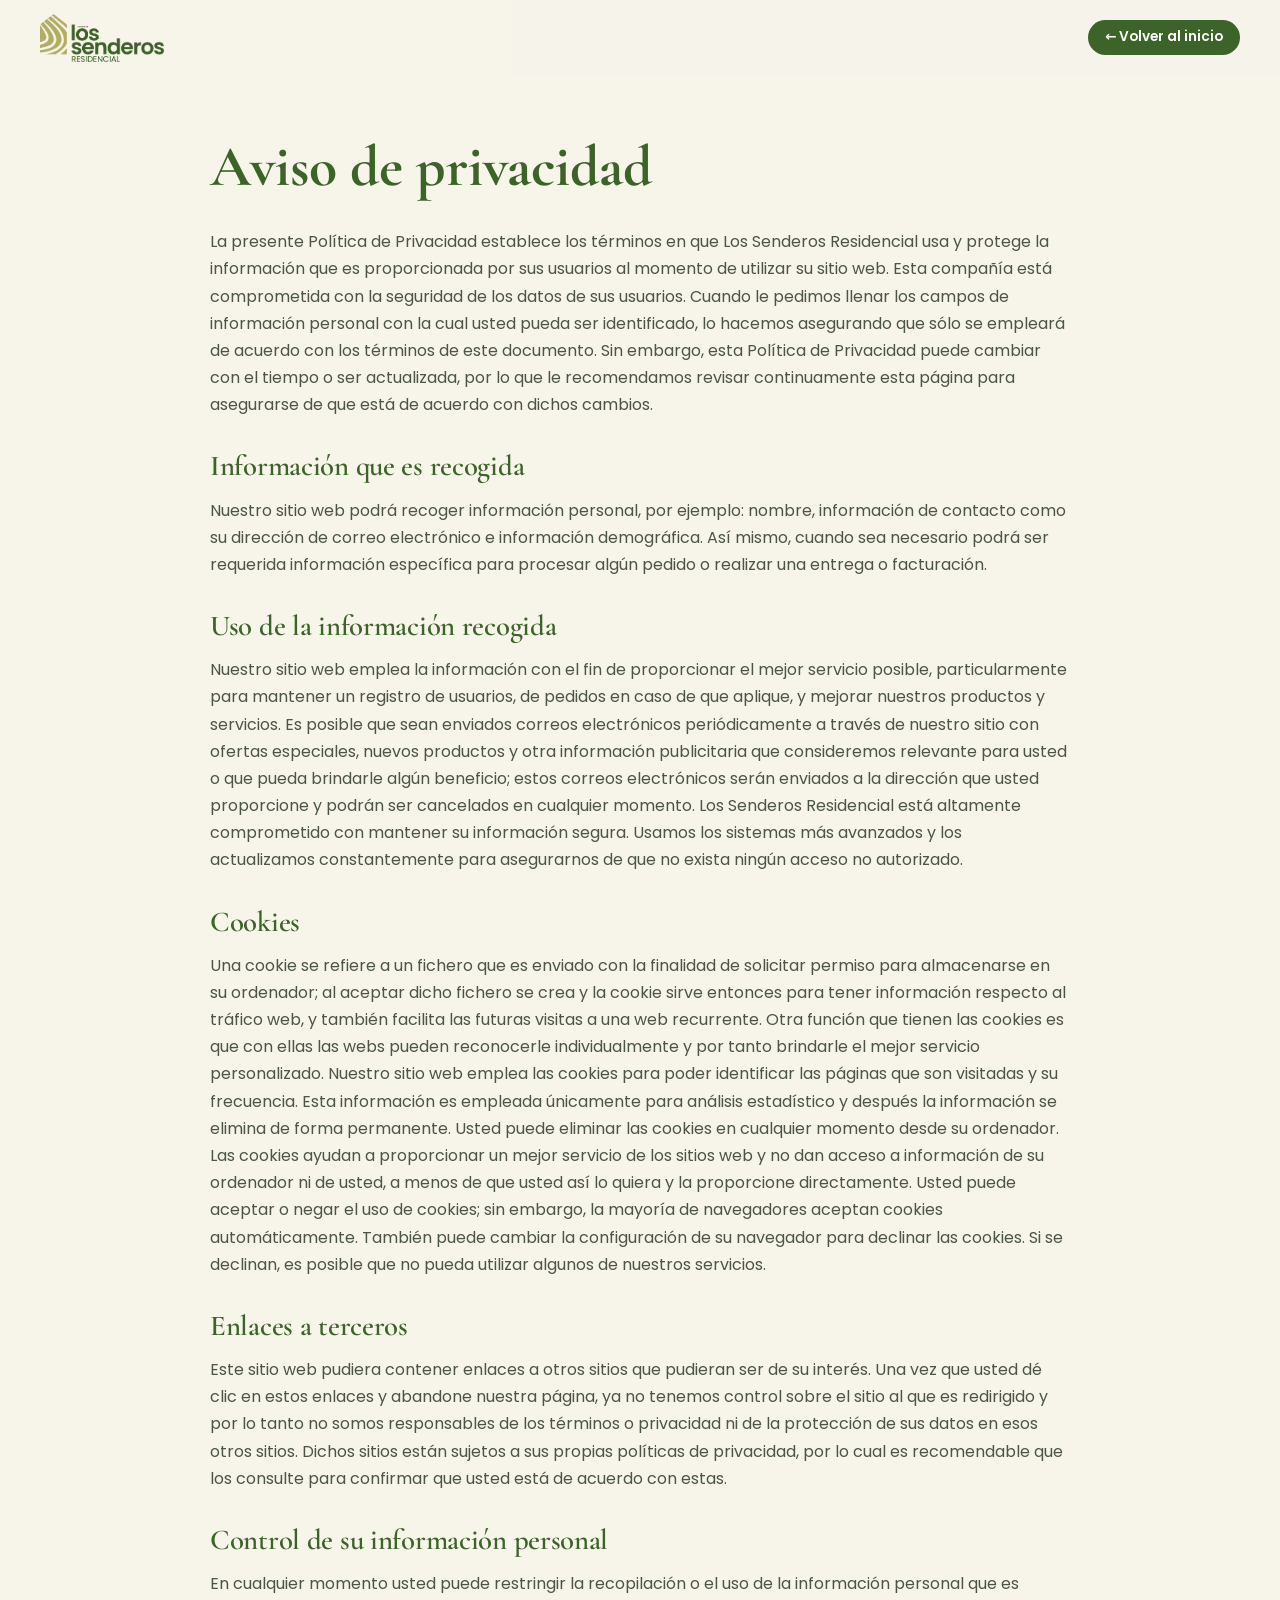
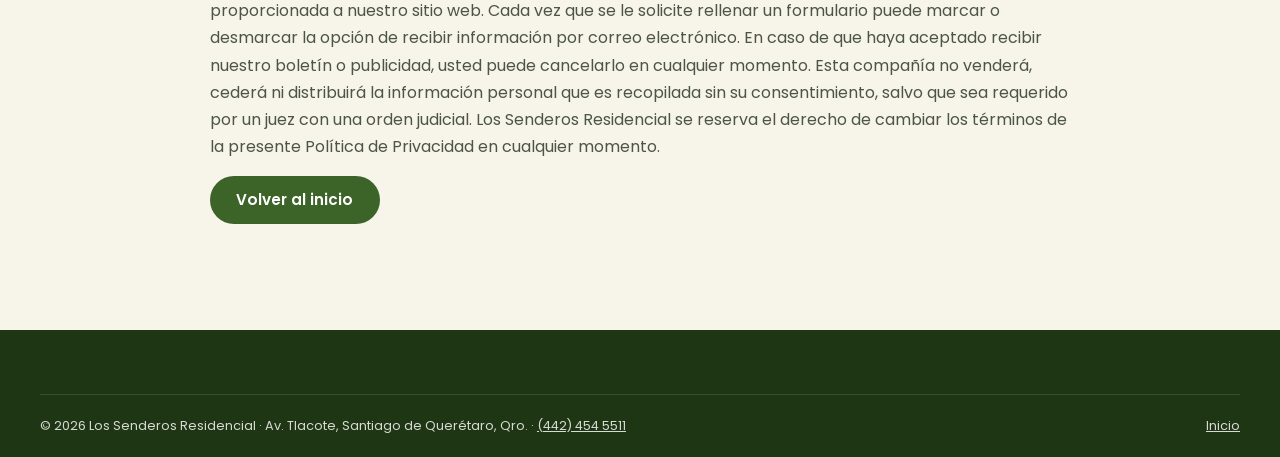
<file: aviso-de-privacidad.html>
<!doctype html>
<html lang="es-MX">
<head>
  <meta charset="utf-8">
  <meta name="viewport" content="width=device-width, initial-scale=1, viewport-fit=cover">
  <title>Aviso de Privacidad | Los Senderos Residencial</title>
  <meta name="description" content="Aviso y política de privacidad de Los Senderos Residencial: cómo usamos y protegemos la información que nos proporcionas.">
  <meta name="robots" content="index, follow">
  <link rel="canonical" href="https://lossenderosresidencial.com.mx/aviso-de-privacidad.html">
  <meta name="theme-color" content="#3c6328">
  <link rel="icon" href="favicon.ico" sizes="any">
  <link rel="apple-touch-icon" href="assets/img/icon-180.png">
  <link rel="preconnect" href="https://fonts.googleapis.com">
  <link rel="preconnect" href="https://fonts.gstatic.com" crossorigin>
  <link rel="stylesheet" href="https://fonts.googleapis.com/css2?family=Cormorant+Garamond:ital,wght@0,500;0,600;1,500&family=Poppins:wght@400;500;600&display=swap">
  <link rel="stylesheet" href="assets/css/styles.css?v=1c15d207">
</head>
<body class="page-legal">
  <a class="skip-link" href="#contenido">Saltar al contenido</a>
  <header class="site-header" data-header>
    <div class="container header-inner">
      <a class="brand" href="./" aria-label="Los Senderos Residencial, inicio">
        <img class="brand-logo brand-logo--light" src="assets/img/logo-los-senderos-blanco.webp" alt="Los Senderos Residencial" width="658" height="254">
        <img class="brand-logo brand-logo--dark" src="assets/img/logo-los-senderos-color.webp" alt="" width="658" height="254" aria-hidden="true">
      </a>
      <a class="btn btn--green btn--sm" href="./">← Volver al inicio</a>
    </div>
  </header>

  <main id="contenido" class="legal">
    <article class="container container--narrow">
      <h1>Aviso de privacidad</h1>
      <p>La presente Política de Privacidad establece los términos en que Los Senderos Residencial usa y protege la información que es proporcionada por sus usuarios al momento de utilizar su sitio web. Esta compañía está comprometida con la seguridad de los datos de sus usuarios. Cuando le pedimos llenar los campos de información personal con la cual usted pueda ser identificado, lo hacemos asegurando que sólo se empleará de acuerdo con los términos de este documento. Sin embargo, esta Política de Privacidad puede cambiar con el tiempo o ser actualizada, por lo que le recomendamos revisar continuamente esta página para asegurarse de que está de acuerdo con dichos cambios.</p>

      <h2>Información que es recogida</h2>
      <p>Nuestro sitio web podrá recoger información personal, por ejemplo: nombre, información de contacto como su dirección de correo electrónico e información demográfica. Así mismo, cuando sea necesario podrá ser requerida información específica para procesar algún pedido o realizar una entrega o facturación.</p>

      <h2>Uso de la información recogida</h2>
      <p>Nuestro sitio web emplea la información con el fin de proporcionar el mejor servicio posible, particularmente para mantener un registro de usuarios, de pedidos en caso de que aplique, y mejorar nuestros productos y servicios. Es posible que sean enviados correos electrónicos periódicamente a través de nuestro sitio con ofertas especiales, nuevos productos y otra información publicitaria que consideremos relevante para usted o que pueda brindarle algún beneficio; estos correos electrónicos serán enviados a la dirección que usted proporcione y podrán ser cancelados en cualquier momento. Los Senderos Residencial está altamente comprometido con mantener su información segura. Usamos los sistemas más avanzados y los actualizamos constantemente para asegurarnos de que no exista ningún acceso no autorizado.</p>

      <h2>Cookies</h2>
      <p>Una cookie se refiere a un fichero que es enviado con la finalidad de solicitar permiso para almacenarse en su ordenador; al aceptar dicho fichero se crea y la cookie sirve entonces para tener información respecto al tráfico web, y también facilita las futuras visitas a una web recurrente. Otra función que tienen las cookies es que con ellas las webs pueden reconocerle individualmente y por tanto brindarle el mejor servicio personalizado. Nuestro sitio web emplea las cookies para poder identificar las páginas que son visitadas y su frecuencia. Esta información es empleada únicamente para análisis estadístico y después la información se elimina de forma permanente. Usted puede eliminar las cookies en cualquier momento desde su ordenador. Las cookies ayudan a proporcionar un mejor servicio de los sitios web y no dan acceso a información de su ordenador ni de usted, a menos de que usted así lo quiera y la proporcione directamente. Usted puede aceptar o negar el uso de cookies; sin embargo, la mayoría de navegadores aceptan cookies automáticamente. También puede cambiar la configuración de su navegador para declinar las cookies. Si se declinan, es posible que no pueda utilizar algunos de nuestros servicios.</p>

      <h2>Enlaces a terceros</h2>
      <p>Este sitio web pudiera contener enlaces a otros sitios que pudieran ser de su interés. Una vez que usted dé clic en estos enlaces y abandone nuestra página, ya no tenemos control sobre el sitio al que es redirigido y por lo tanto no somos responsables de los términos o privacidad ni de la protección de sus datos en esos otros sitios. Dichos sitios están sujetos a sus propias políticas de privacidad, por lo cual es recomendable que los consulte para confirmar que usted está de acuerdo con estas.</p>

      <h2>Control de su información personal</h2>
      <p>En cualquier momento usted puede restringir la recopilación o el uso de la información personal que es proporcionada a nuestro sitio web. Cada vez que se le solicite rellenar un formulario puede marcar o desmarcar la opción de recibir información por correo electrónico. En caso de que haya aceptado recibir nuestro boletín o publicidad, usted puede cancelarlo en cualquier momento. Esta compañía no venderá, cederá ni distribuirá la información personal que es recopilada sin su consentimiento, salvo que sea requerido por un juez con una orden judicial. Los Senderos Residencial se reserva el derecho de cambiar los términos de la presente Política de Privacidad en cualquier momento.</p>

      <p><a class="btn btn--green" href="./">Volver al inicio</a></p>
    </article>
  </main>

  <footer class="site-footer">
    <div class="container footer-bottom">
      <p>© <span data-year>2026</span> Los Senderos Residencial · Av. Tlacote, Santiago de Querétaro, Qro. · <a href="tel:+524424545511">(442) 454 5511</a></p>
      <a href="./">Inicio</a>
    </div>
  </footer>
  <script src="assets/js/main.js?v=e1885717" defer></script>
</body>
</html>
</file>
<file: assets/css/styles.css>
/* ==========================================================
   Los Senderos Residencial — estilos
   ========================================================== */

:root {
  --green-900: #1f3614;
  --green-800: #2a4a1c;
  --green-700: #3c6328;   /* verde de marca */
  --green-600: #4d7a35;
  --gold-500: #b1ad61;    /* dorado/oliva de marca */
  --gold-400: #c7c37b;
  --gold-300: #ddd9a3;
  --cream-100: #f7f4ea;
  --cream-200: #efe9d6;
  --ink: #1d2418;
  --ink-soft: #4c5546;
  --white: #fff;

  --font-display: "Cormorant Garamond", Georgia, "Times New Roman", serif;
  --font-body: "Poppins", system-ui, -apple-system, "Segoe UI", Roboto, sans-serif;

  --radius: 18px;
  --radius-sm: 10px;
  --shadow: 0 1px 2px rgb(20 35 12 / .06), 0 20px 40px -24px rgb(20 35 12 / .28);
  --shadow-sm: 0 1px 2px rgb(20 35 12 / .05), 0 8px 20px -14px rgb(20 35 12 / .25);
  --container: 1200px;
  --gutter: clamp(16px, 4vw, 32px);
  --header-h: 76px;
  --ease: cubic-bezier(.2, .7, .2, 1);
}

/* ---------- Base ---------- */
*, *::before, *::after { box-sizing: border-box; }
html { scroll-behavior: smooth; scroll-padding-top: var(--header-h); -webkit-text-size-adjust: 100%; }
body {
  margin: 0;
  font-family: var(--font-body);
  font-size: 1rem;
  line-height: 1.7;
  color: var(--ink);
  background: var(--cream-100);
  overflow-x: hidden;
  -webkit-font-smoothing: antialiased;
}
img, video { max-width: 100%; height: auto; display: block; }
a { color: inherit; }
button { font: inherit; color: inherit; cursor: pointer; }
h1, h2, h3 { line-height: 1.1; margin: 0 0 .5em; }
h2 {
  font-family: var(--font-display);
  font-weight: 600;
  font-size: clamp(2rem, 4.2vw, 3.25rem);
  letter-spacing: -.01em;
  color: var(--green-700);
}
h3 { font-size: 1.15rem; font-weight: 600; }
p { margin: 0 0 1em; }
ul, ol { margin: 0; }
address { font-style: normal; }
strong { font-weight: 600; }

.sr-only {
  position: absolute; width: 1px; height: 1px; padding: 0; margin: -1px;
  overflow: hidden; clip: rect(0 0 0 0); white-space: nowrap; border: 0;
}
.skip-link {
  position: absolute; left: 16px; top: -60px; z-index: 200;
  background: var(--gold-500); color: var(--green-900); padding: .6em 1em; border-radius: 8px;
  font-weight: 600; text-decoration: none; transition: top .2s;
}
.skip-link:focus { top: 16px; }
:focus-visible { outline: 3px solid var(--gold-500); outline-offset: 3px; }

.container { width: min(100% - var(--gutter) * 2, var(--container)); margin-inline: auto; }
.container--narrow { --container: 860px; }
.section { padding-block: clamp(48px, 6.5vw, 84px); position: relative; }
.center { text-align: center; }

.eyebrow {
  display: inline-flex; align-items: center; gap: .5em;
  font-size: .78rem; font-weight: 600; letter-spacing: .18em; text-transform: uppercase;
  color: var(--gold-500); margin-bottom: 1rem;
}
.eyebrow::before { content: ""; width: 28px; height: 2px; background: currentColor; border-radius: 2px; }
.eyebrow--light { color: var(--gold-300); }
.lead { font-size: 1.2rem; color: var(--green-700); font-family: var(--font-display); font-style: italic; font-size: clamp(1.25rem, 2vw, 1.5rem); line-height: 1.4; }
.tag {
  background: #c8352b; color: #fff; padding: .15em .6em; border-radius: 4px; letter-spacing: .1em;
}
.fine-print { font-size: .78rem; opacity: .75; margin-top: 1.25rem; }

.section-head { max-width: 760px; margin: 0 auto clamp(24px, 3.5vw, 40px); text-align: center; }
.section-head .eyebrow::before { display: none; }
.section-head p:last-child { color: var(--ink-soft); font-size: 1.05rem; }
.section-head--row {
  max-width: none; display: flex; align-items: flex-end; justify-content: space-between; gap: 24px; text-align: left;
}
.section-head--row .eyebrow::before { display: block; }

/* ---------- Botones ---------- */
.btn {
  --bg: var(--green-700); --fg: #fff;
  display: inline-flex; align-items: center; justify-content: center; gap: .55em;
  padding: .85em 1.6em; border-radius: 999px; border: 2px solid transparent;
  background: var(--bg); color: var(--fg);
  font-weight: 600; font-size: .95rem; text-decoration: none; line-height: 1.2;
  transition: transform .25s var(--ease), box-shadow .25s var(--ease), background-color .25s, color .25s;
  will-change: transform;
}
.btn:hover { transform: translateY(-2px); box-shadow: var(--shadow-sm); }
.btn:active { transform: translateY(0); }
.btn--gold { --bg: var(--gold-500); --fg: var(--green-900); }
.btn--gold:hover { --bg: var(--gold-400); }
.btn--green:hover { --bg: var(--green-600); }
.btn--ghost { --bg: rgb(255 255 255 / .08); --fg: #fff; border-color: rgb(255 255 255 / .7); backdrop-filter: blur(6px); }
.btn--ghost:hover { --bg: #fff; --fg: var(--green-800); }
.btn--link { --bg: transparent; --fg: var(--green-700); padding-inline: .5em; }
.btn--link:hover { box-shadow: none; text-decoration: underline; }
.btn--lg { padding: 1em 1.9em; font-size: 1rem; }
.btn--sm { padding: .55em 1.1em; font-size: .85rem; }
.btn--block { width: 100%; }

.icon-btn {
  width: 46px; height: 46px; border-radius: 50%;
  display: inline-grid; place-items: center;
  background: rgb(255 255 255 / .12); color: #fff; border: 1px solid rgb(255 255 255 / .4);
  font-size: 1.6rem; line-height: 1; padding: 0 0 4px;
  transition: background .2s, transform .2s;
}
.icon-btn:hover { background: var(--gold-500); color: var(--green-900); transform: scale(1.05); }
.icon-btn--dark { background: var(--cream-200); color: var(--green-700); border-color: transparent; }

/* ---------- Encabezado ---------- */
.site-header {
  position: fixed; inset: 0 0 auto; z-index: 100; height: var(--header-h);
  transition: background-color .35s, box-shadow .35s, height .35s;
}
.site-header::before {
  content: ""; position: absolute; inset: 0; pointer-events: none;
  background: linear-gradient(to bottom, rgb(10 20 6 / .55), transparent);
  transition: opacity .35s;
}
.header-inner { height: 100%; display: flex; align-items: center; justify-content: space-between; gap: 24px; position: relative; }
.brand { display: block; position: relative; flex-shrink: 0; }
.brand-logo { height: 48px; width: auto; transition: opacity .3s; }
.brand-logo--dark { position: absolute; inset: 0; opacity: 0; }

.main-nav { display: flex; align-items: center; gap: 28px; }
.main-nav ul { display: flex; gap: 26px; list-style: none; padding: 0; }
.main-nav a:not(.btn) {
  color: #fff; text-decoration: none; font-size: .9rem; font-weight: 500; position: relative; padding-block: 6px;
}
.main-nav a:not(.btn)::after {
  content: ""; position: absolute; left: 0; right: 0; bottom: 0; height: 2px; background: var(--gold-500);
  transform: scaleX(0); transform-origin: left; transition: transform .3s var(--ease);
}
.main-nav a:not(.btn):hover::after { transform: scaleX(1); }

.site-header.is-solid { background: rgb(247 244 234 / .94); backdrop-filter: blur(12px); box-shadow: 0 4px 24px -12px rgb(0 0 0 / .25); --header-h: 66px; height: 66px; }
.site-header.is-solid::before { opacity: 0; }
.site-header.is-solid .brand-logo--light { opacity: 0; }
.site-header.is-solid .brand-logo--dark { opacity: 1; }
.site-header.is-solid .main-nav a:not(.btn) { color: var(--green-800); }
.site-header.is-solid .menu-toggle { color: var(--green-800); }

.menu-toggle { display: none; background: none; border: 0; width: 44px; height: 44px; color: #fff; position: relative; }
.menu-toggle-bar, .menu-toggle-bar::before, .menu-toggle-bar::after {
  position: absolute; left: 10px; right: 10px; height: 2px; background: currentColor; border-radius: 2px;
  transition: transform .3s var(--ease), opacity .2s;
}
.menu-toggle-bar { top: 50%; }
.menu-toggle-bar::before { content: ""; left: 0; right: 0; top: -8px; }
.menu-toggle-bar::after { content: ""; left: 0; right: 0; top: 8px; }
.menu-toggle[aria-expanded="true"] .menu-toggle-bar { background: transparent; }
.menu-toggle[aria-expanded="true"] .menu-toggle-bar::before { transform: translateY(8px) rotate(45deg); }
.menu-toggle[aria-expanded="true"] .menu-toggle-bar::after { transform: translateY(-8px) rotate(-45deg); }

@media (max-width: 1023px) {
  .menu-toggle { display: block; z-index: 2; }
  .main-nav {
    position: fixed; inset: 0; z-index: 1;
    flex-direction: column; justify-content: center; gap: 36px;
    background: var(--green-800);
    opacity: 0; visibility: hidden; transform: translateY(-12px);
    transition: opacity .3s, transform .3s var(--ease), visibility .3s;
  }
  .main-nav ul { flex-direction: column; align-items: center; gap: 18px; }
  .main-nav a:not(.btn) { color: #fff !important; font-family: var(--font-display); font-size: 1.9rem; font-weight: 600; }
  body.menu-open { overflow: hidden; }
  body.menu-open .main-nav { opacity: 1; visibility: visible; transform: none; }
  body.menu-open .menu-toggle { color: #fff !important; }
  body.menu-open .site-header { background: transparent; box-shadow: none; backdrop-filter: none; }
  body.menu-open .brand-logo--light { opacity: 1 !important; position: relative; z-index: 2; }
  body.menu-open .brand-logo--dark { opacity: 0 !important; }
  .brand { z-index: 2; }
}

/* ---------- Portada (hero) ---------- */
.hero {
  position: relative; min-height: 100svh; min-height: 100vh;
  display: grid; align-items: center;
  color: #fff; overflow: hidden; isolation: isolate;
  padding-block: calc(var(--header-h) + 40px) 90px;
}
@supports (min-height: 100svh) { .hero { min-height: 100svh; } }
.hero-media { position: absolute; inset: 0; z-index: -1; background: var(--green-900); }
.hero-media::after {
  content: ""; position: absolute; inset: 0;
  background:
    linear-gradient(180deg, rgb(10 22 5 / .55) 0%, rgb(10 22 5 / .25) 35%, rgb(10 22 5 / .7) 100%),
    radial-gradient(ellipse at 30% 50%, rgb(10 22 5 / .35), transparent 70%);
}
.hero-poster, .hero-video { position: absolute; inset: 0; width: 100%; height: 100%; object-fit: cover; }
.hero-video { opacity: 0; transition: opacity 1.2s ease; }
.hero-video.is-playing { opacity: 1; }

.hero-content { max-width: var(--container); }
.hero h1 {
  font-family: var(--font-display); font-weight: 600;
  font-size: clamp(2.8rem, 8vw, 6rem); line-height: .98; letter-spacing: -.02em;
  max-width: 11ch; margin-bottom: .3em;
  text-shadow: 0 4px 30px rgb(0 0 0 / .35);
}
.hero-lead { font-size: clamp(1.05rem, 1.8vw, 1.3rem); max-width: 34ch; opacity: .95; }
.hero-highlights { list-style: none; padding: 0; margin: 1.6rem 0 2.2rem; display: grid; gap: .55rem; }
.hero-highlights li { display: flex; align-items: center; gap: .75em; font-weight: 500; font-size: clamp(.95rem, 1.4vw, 1.05rem); }
.check {
  width: 22px; height: 22px; border-radius: 50%; flex-shrink: 0;
  background: var(--gold-500) url("data:image/svg+xml,%3Csvg xmlns='http://www.w3.org/2000/svg' viewBox='0 0 24 24'%3E%3Cpath fill='none' stroke='%231f3614' stroke-width='3' stroke-linecap='round' stroke-linejoin='round' d='m6 12 4 4 8-8'/%3E%3C/svg%3E") center / 14px no-repeat;
}
.hero-actions { display: flex; flex-wrap: wrap; gap: 14px; }
.hero-actions [data-open-promos] { animation: pulse 2.6s ease-in-out 3.5s infinite; }
@keyframes pulse {
  0%, 100% { box-shadow: 0 0 0 0 rgb(177 173 97 / .6); }
  50% { box-shadow: 0 0 0 14px rgb(177 173 97 / 0); }
}
.hero-scroll { display: none; }
@media (min-width: 768px) and (min-height: 700px) { .hero-scroll { display: block; } }
.hero-scroll {
  position: absolute; left: 50%; bottom: 26px; translate: -50% 0;
  width: 30px; height: 48px; border: 2px solid rgb(255 255 255 / .7); border-radius: 20px;
}
.hero-scroll span {
  position: absolute; left: 50%; top: 8px; width: 4px; height: 9px; margin-left: -2px; border-radius: 2px; background: #fff;
  animation: scroll 1.8s ease-in-out infinite;
}
@keyframes scroll { 0% { opacity: 0; transform: translateY(0); } 40% { opacity: 1; } 100% { opacity: 0; transform: translateY(14px); } }

/* Animación de entrada de la portada */
.hero-content > * { animation: rise .9s var(--ease) both; }
.hero-content > :nth-child(2) { animation-delay: .1s; }
.hero-content > :nth-child(3) { animation-delay: .2s; }
.hero-content > :nth-child(4) { animation-delay: .3s; }
.hero-content > :nth-child(5) { animation-delay: .4s; }
@keyframes rise { from { opacity: 0; transform: translateY(24px); } to { opacity: 1; transform: none; } }

/* ---------- Cifras ---------- */
.stats { background: var(--green-700); color: #fff; position: relative; z-index: 2; }
.stats-grid { display: grid; grid-template-columns: repeat(4, 1fr); }
.stat { padding: 30px 16px; text-align: center; border-left: 1px solid rgb(255 255 255 / .15); }
.stat:first-child { border-left: 0; }
.stat strong { display: block; font-family: var(--font-display); font-size: clamp(2.2rem, 4vw, 3rem); line-height: 1; color: var(--gold-300); }
.stat span { font-size: .85rem; opacity: .9; }
@media (max-width: 767px) {
  .stats-grid { grid-template-columns: repeat(2, 1fr); }
  .stat:nth-child(3) { border-left: 0; }
  .stat:nth-child(n+3) { border-top: 1px solid rgb(255 255 255 / .15); }
}

/* ---------- Bloques texto + media ---------- */
.split { display: grid; grid-template-columns: 1fr 1.1fr; gap: clamp(32px, 6vw, 80px); align-items: center; }
.split--reverse .split-text { order: 2; }
.split-actions { display: flex; flex-wrap: wrap; gap: 8px 16px; align-items: center; margin-top: 1.6rem; }
.split-media { margin: 0; position: relative; }
.split-media video, .split-media img {
  width: 100%; aspect-ratio: 16 / 10; object-fit: cover; border-radius: var(--radius); box-shadow: var(--shadow); background: var(--green-800);
}
.split-media figcaption {
  position: absolute; left: 16px; bottom: 16px; right: 16px; width: fit-content;
  background: rgb(255 255 255 / .92); color: var(--green-800); font-size: .8rem; font-weight: 600;
  padding: .45em .9em; border-radius: 999px; backdrop-filter: blur(6px);
}
@media (max-width: 860px) {
  .split { grid-template-columns: 1fr; }
  .split--reverse .split-text { order: 0; }
}

.intro { overflow: hidden; }
.intro-ondas { position: absolute; right: -180px; top: 40px; width: 420px; opacity: .35; pointer-events: none; }

/* ---------- Amenidades ---------- */
.amenities { background: var(--white); }
.amenity-grid {
  list-style: none; padding: 0;
  display: grid; grid-template-columns: repeat(7, 1fr); gap: clamp(20px, 3vw, 36px) 16px;
}
.amenity { display: flex; flex-direction: column; align-items: center; text-align: center; gap: 12px; }
.amenity img {
  width: clamp(72px, 8vw, 96px); height: auto; border-radius: 50%;
  transition: transform .4s var(--ease), box-shadow .4s;
}
.amenity:hover img { transform: translateY(-6px) rotate(-4deg); box-shadow: 0 14px 26px -12px rgb(60 99 40 / .7); }
.amenity span { font-size: .78rem; font-weight: 600; text-transform: uppercase; letter-spacing: .05em; color: var(--green-700); line-height: 1.35; }
@media (max-width: 1023px) { .amenity-grid { grid-template-columns: repeat(4, 1fr); } }
@media (max-width: 560px) { .amenity-grid { grid-template-columns: repeat(3, 1fr); } .amenity span { font-size: .68rem; } }

/* ---------- Galería ---------- */
.gallery-section { background: var(--green-800); color: #fff; overflow: hidden; }
.gallery-section h2 { color: #fff; margin: 0; }
/* ---------- Recorrido virtual ---------- */
.tour { background: var(--cream-100); }
.yt {
  position: relative; max-width: 960px; margin-inline: auto; aspect-ratio: 16 / 9;
  border-radius: var(--radius); overflow: hidden; box-shadow: var(--shadow); background: #000;
}
.yt img { width: 100%; height: 100%; object-fit: cover; opacity: .85; transition: opacity .3s, transform .6s var(--ease); }
.yt:hover img { opacity: 1; transform: scale(1.02); }
.yt-play { position: absolute; inset: 0; border: 0; background: none; display: grid; place-items: center; }
.yt-play svg { transition: transform .25s var(--ease); filter: drop-shadow(0 6px 16px rgb(0 0 0 / .4)); }
.yt-play:hover svg { transform: scale(1.12); }
.yt iframe { position: absolute; inset: 0; width: 100%; height: 100%; border: 0; }

/* ---------- Por qué invertir ---------- */
.invest { position: relative; color: #fff; padding-block: clamp(64px, 9vw, 110px); overflow: hidden; isolation: isolate; text-align: center; }
.invest-bg { position: absolute; inset: 0; width: 100%; height: 100%; object-fit: cover; z-index: -2; }
.invest::after { content: ""; position: absolute; inset: 0; z-index: -1; background: linear-gradient(rgb(20 30 10 / .72), rgb(31 54 20 / .85)); }
.invest-inner { max-width: 820px; }
.invest h2 { color: #fff; }
.invest p { font-size: 1.05rem; opacity: .92; }
.invest-facts { list-style: none; padding: 0; margin: 2.2rem 0 2.4rem; display: grid; grid-template-columns: repeat(3, 1fr); gap: 16px; }
.invest-facts li { padding: 18px 10px; border: 1px solid rgb(255 255 255 / .25); border-radius: var(--radius-sm); background: rgb(255 255 255 / .06); backdrop-filter: blur(4px); }
.invest-facts strong { display: block; font-family: var(--font-display); font-size: clamp(2rem, 4vw, 2.8rem); line-height: 1; color: var(--gold-300); }
.invest-facts span { font-size: .82rem; }
@media (max-width: 560px) { .invest-facts { grid-template-columns: 1fr; } }

/* ---------- Modelos ---------- */
.models { background: var(--cream-200); }
.model-grid { list-style: none; padding: 0; display: grid; grid-template-columns: repeat(4, 1fr); gap: 20px; }
.model {
  background: #fff; border-radius: var(--radius); overflow: hidden; box-shadow: var(--shadow-sm);
  transition: transform .4s var(--ease), box-shadow .4s;
}
.model:hover { transform: translateY(-6px); box-shadow: var(--shadow); }
.model img { width: 100%; aspect-ratio: 4 / 3; object-fit: cover; }
.model h3 { margin: 0; padding: 16px 18px; font-family: var(--font-display); font-size: 1.5rem; color: var(--green-700); }
@media (max-width: 900px) { .model-grid { grid-template-columns: repeat(2, 1fr); } }
@media (max-width: 420px) { .model-grid { gap: 12px; } .model h3 { font-size: 1.2rem; padding: 12px; } }

/* ---------- Sendero / mapa ---------- */
.trail { background: var(--white); }
.map-card {
  display: block; width: 100%; margin-top: clamp(40px, 6vw, 72px); padding: clamp(12px, 2vw, 24px);
  background: var(--cream-100); border: 0; border-radius: var(--radius); box-shadow: var(--shadow-sm);
  cursor: zoom-in;
}
.map-card img { width: 100%; border-radius: var(--radius-sm); }

/* ---------- Privadas ---------- */
.privadas { background: var(--green-700); color: #fff; overflow: hidden; }
.privadas h2 { color: #fff; }
.privadas .section-head p:last-child { color: rgb(255 255 255 / .85); }
.privadas-ondas { position: absolute; left: -200px; bottom: -120px; width: 480px; opacity: .25; transform: scaleX(-1); pointer-events: none; }
.privada-grid { display: grid; grid-template-columns: repeat(3, 1fr); gap: 24px; position: relative; }
.privada {
  display: flex; flex-direction: column; gap: 14px;
  background: rgb(255 255 255 / .06); border: 1px solid rgb(255 255 255 / .16); border-radius: var(--radius);
  padding: 22px; backdrop-filter: blur(4px);
  transition: transform .4s var(--ease), background .3s;
}
.privada:hover { transform: translateY(-6px); background: rgb(255 255 255 / .1); }
.privada-logo { height: 92px; display: grid; place-items: center; }
.privada-logo img { max-height: 84px; width: auto; }
.privada-map { padding: 0; border: 0; border-radius: var(--radius-sm); overflow: hidden; cursor: zoom-in; background: none; }
.privada-map img { width: 100%; aspect-ratio: 16 / 9; object-fit: cover; transition: transform .6s var(--ease); }
.privada-map:hover img { transform: scale(1.05); }
.privada h3 { margin: 6px 0 0; font-family: var(--font-display); font-size: 1.55rem; }
.privada-perks { list-style: none; padding: 0; display: grid; gap: 6px; font-size: .9rem; flex: 1; }
.privada-perks li { display: flex; gap: .6em; align-items: flex-start; }
.privada-perks li::before { content: ""; width: 8px; height: 8px; margin-top: .6em; border-radius: 50%; background: var(--gold-500); flex-shrink: 0; }
.privadas .fine-print { text-align: center; }
.privadas .center { margin-top: 1rem; }
@media (max-width: 960px) { .privada-grid { grid-template-columns: 1fr; max-width: 520px; margin-inline: auto; } }

/* ---------- FAQ ---------- */
.faq { background: var(--white); }
.faq-list { display: grid; gap: 12px; }
.faq details {
  background: var(--cream-100); border-radius: var(--radius-sm); border: 1px solid var(--cream-200);
  transition: background .3s, box-shadow .3s;
}
.faq details[open] { background: #fff; box-shadow: var(--shadow-sm); }
.faq summary {
  list-style: none; cursor: pointer; padding: 20px 56px 20px 22px; position: relative;
  font-weight: 600; color: var(--green-700); font-size: 1.02rem;
}
.faq summary::-webkit-details-marker { display: none; }
.faq summary::after {
  content: ""; position: absolute; right: 22px; top: 50%; width: 22px; height: 22px; margin-top: -11px; border-radius: 50%;
  background: var(--gold-500) url("data:image/svg+xml,%3Csvg xmlns='http://www.w3.org/2000/svg' viewBox='0 0 24 24'%3E%3Cpath stroke='%231f3614' stroke-width='3' stroke-linecap='round' d='M12 6v12M6 12h12'/%3E%3C/svg%3E") center / 12px no-repeat;
  transition: transform .3s var(--ease);
}
.faq details[open] summary::after { transform: rotate(45deg); }
.faq-body { padding: 0 22px 20px; color: var(--ink-soft); }
.faq-body ol { padding-left: 1.2em; display: grid; gap: 6px; }
.faq-body a { color: var(--green-700); font-weight: 600; }

/* ---------- Pie ---------- */
.site-footer { background: var(--green-900); color: rgb(255 255 255 / .82); padding-top: 64px; font-size: .9rem; }
.footer-grid { display: grid; grid-template-columns: 1fr 1.4fr 1fr; gap: 40px; padding-bottom: 40px; }
.footer-brand img { width: 190px; margin-bottom: 14px; }
.footer-dev img { width: 130px; margin-bottom: 14px; }
.footer-nav ul { list-style: none; padding: 0; display: grid; gap: 8px; margin-bottom: 18px; }
.footer-nav a { text-decoration: none; }
.footer-nav a:hover { color: var(--gold-300); }
.social { display: flex; gap: 10px; }
.social a { width: 42px; height: 42px; display: grid; place-items: center; border-radius: 50%; border: 1px solid rgb(255 255 255 / .3); transition: background .2s, color .2s; }
.social a:hover { background: var(--gold-500); color: var(--green-900); border-color: var(--gold-500); }
.footer-bottom {
  display: flex; justify-content: space-between; gap: 12px; flex-wrap: wrap;
  border-top: 1px solid rgb(255 255 255 / .12); padding-block: 20px; font-size: .8rem;
}
.footer-bottom p { margin: 0; }
@media (max-width: 860px) { .footer-grid { grid-template-columns: 1fr; } }

/* ---------- WhatsApp flotante ---------- */
.wa-float {
  position: fixed; right: max(16px, env(safe-area-inset-right)); bottom: max(16px, env(safe-area-inset-bottom)); z-index: 90;
  width: 58px; height: 58px; border-radius: 50%; display: grid; place-items: center;
  background: #25d366; color: #fff; box-shadow: 0 10px 30px -8px rgb(0 0 0 / .45);
  transition: transform .25s var(--ease);
}
.wa-float:hover { transform: scale(1.08); }

/* ---------- Diálogos (popup de promociones y visor) ---------- */
dialog { padding: 0; border: 0; color: inherit; }
dialog::backdrop { background: rgb(10 20 6 / .72); backdrop-filter: blur(4px); }
body.dialog-open { overflow: hidden; }

.promo-dialog {
  width: min(100% - 32px, 460px); max-height: min(92vh, 860px); max-height: min(92dvh, 860px);
  border-radius: calc(var(--radius) + 4px); background: var(--cream-100);
  box-shadow: 0 30px 80px -20px rgb(0 0 0 / .6); overflow: hidden;
}
.promo-dialog[open] { animation: pop .45s var(--ease); }
.promo-dialog[open]::backdrop { animation: fade .3s ease; }
@keyframes pop { from { opacity: 0; transform: translateY(24px) scale(.96); } to { opacity: 1; transform: none; } }
@keyframes fade { from { opacity: 0; } to { opacity: 1; } }
.promo-dialog-inner { display: flex; flex-direction: column; max-height: inherit; padding: 22px 22px 18px; overflow-y: auto; }
.promo-head { text-align: center; padding-right: 30px; padding-left: 30px; }
.promo-head .eyebrow { margin-bottom: .3rem; }
.promo-head .eyebrow::before { display: none; }
.promo-head h2 { font-size: clamp(1.7rem, 5vw, 2.1rem); margin-bottom: 14px; }
@media (max-width: 480px) {
  .promo-dialog-inner { padding: 18px 16px 14px; }
  .promo-head { padding-inline: 40px; }
  .promo-head .eyebrow { display: none; }
  .promo-head h2 { margin: 4px 0 12px; font-size: 1.65rem; }
  .promo img { max-width: min(100%, 40vh); max-width: min(100%, 40dvh); }
  .promo-body h3 { font-size: 1.3rem; }
  .promo-body p { font-size: .85rem; line-height: 1.55; margin-bottom: 10px; }
  .promo-dialog .fine-print { font-size: .7rem; }
  .promo-nav { margin-top: 10px; }
  .promo-nav .icon-btn { width: 40px; height: 40px; }
}

.promo-track {
  list-style: none; padding: 0; margin: 0; flex-shrink: 0;
  display: grid; grid-auto-flow: column; grid-auto-columns: 100%; gap: 16px;
  overflow-x: auto; scroll-snap-type: x mandatory; scrollbar-width: none; overscroll-behavior-x: contain;
}
.promo-track::-webkit-scrollbar { display: none; }
.promo { scroll-snap-align: center; display: flex; flex-direction: column; gap: 12px; }
.promo img {
  width: 100%; max-width: min(100%, 46vh); max-width: min(100%, 46dvh); margin-inline: auto;
  aspect-ratio: 1; object-fit: cover; border-radius: var(--radius-sm); box-shadow: var(--shadow-sm);
}
.promo-body h3 { font-family: var(--font-display); font-size: 1.45rem; color: var(--green-700); margin: 0 0 4px; }
.promo-body p { font-size: .9rem; color: var(--ink-soft); margin-bottom: 12px; }
.promo-nav { display: flex; align-items: center; justify-content: space-between; margin-top: 14px; }
.promo-dots { display: flex; gap: 8px; }
.promo-dots button { width: 10px; height: 10px; border-radius: 999px; border: 0; padding: 0; background: var(--gold-300); transition: width .3s var(--ease), background .3s; }
.promo-dots button[aria-current="true"] { width: 26px; background: var(--green-700); }
.promo-dialog .fine-print { text-align: center; margin: 10px 0 0; }

.dialog-close {
  position: absolute; top: 12px; right: 12px; z-index: 2;
  width: 40px; height: 40px; border-radius: 50%; border: 0;
  background: var(--green-700); color: #fff; font-size: 1.6rem; line-height: 1; padding-bottom: 3px;
  transition: transform .2s, background .2s;
}
.dialog-close:hover { transform: rotate(90deg); background: var(--green-600); }
.dialog-close--light { background: #fff; color: var(--green-800); }

@media (max-height: 760px) and (min-width: 600px) {
  .promo-dialog { width: min(100% - 32px, 760px); }
  .promo { flex-direction: row; align-items: center; }
  .promo img { width: 46%; }
  .promo-body { flex: 1; }
}

.lightbox { background: transparent; max-width: 100vw; max-height: 100vh; width: 100vw; height: 100vh; overflow: hidden; }
.lightbox[open] { display: grid; place-items: center; animation: fade .3s ease; }
.lightbox img { max-width: min(94vw, 1600px); max-height: 88vh; width: auto; height: auto; border-radius: var(--radius-sm); box-shadow: var(--shadow); background: #fff; }
.lightbox::backdrop { background: rgb(5 10 3 / .9); }

/* ---------- Animación al hacer scroll ---------- */
.js .reveal { opacity: 0; transform: translateY(28px); transition: opacity .8s var(--ease), transform .8s var(--ease); }
.js .reveal.is-visible { opacity: 1; transform: none; }
.amenity-grid .reveal:nth-child(7n+2), .model-grid .reveal:nth-child(2), .privada-grid .reveal:nth-child(2) { transition-delay: .08s; }
.amenity-grid .reveal:nth-child(7n+3), .model-grid .reveal:nth-child(3), .privada-grid .reveal:nth-child(3) { transition-delay: .16s; }
.amenity-grid .reveal:nth-child(7n+4), .model-grid .reveal:nth-child(4) { transition-delay: .24s; }
.amenity-grid .reveal:nth-child(7n+5) { transition-delay: .32s; }
.amenity-grid .reveal:nth-child(7n+6) { transition-delay: .4s; }
.amenity-grid .reveal:nth-child(7n+7) { transition-delay: .48s; }

@media (prefers-reduced-motion: reduce) {
  html { scroll-behavior: auto; }
  *, *::before, *::after { animation-duration: .01ms !important; animation-iteration-count: 1 !important; transition-duration: .01ms !important; }
  .js .reveal { opacity: 1; transform: none; }
}

/* ---------- Página legal ---------- */
.legal { padding-block: calc(var(--header-h) + 60px) 90px; }
.legal h1 { font-family: var(--font-display); font-size: clamp(2.4rem, 5vw, 3.6rem); color: var(--green-700); }
.legal h2 { font-size: 1.8rem; margin-top: 2rem; }
.legal p { color: var(--ink-soft); }
.page-legal .site-header { background: rgb(247 244 234 / .94); }
.page-legal .site-header::before { opacity: 0; }
.page-legal .brand-logo--light { opacity: 0; }
.page-legal .brand-logo--dark { opacity: 1; }
.page-legal .main-nav a:not(.btn), .page-legal .menu-toggle { color: var(--green-800); }

/* Teléfonos de pantalla baja (p. ej. iPhone SE) */
@media (max-width: 480px) and (max-height: 620px) {
  .promo img { max-width: min(100%, 33vh); max-width: min(100%, 33dvh); }
  .promo-nav { margin-top: 6px; }
}

/* Campo trampa anti-spam del formulario (invisible para personas) */
.hp { position: absolute; left: -9999px; width: 1px; height: 1px; overflow: hidden; }
.contact-form { position: relative; }
.contact-form button[disabled] { opacity: .7; cursor: progress; transform: none; }

/* ---------- Casa club ---------- */
.clubhouse { background: var(--cream-100); overflow: hidden; }
.clubhouse .split { grid-template-columns: 1.15fr .85fr; }
.club-list { list-style: none; padding: 0; display: grid; gap: 8px; margin: 1.2rem 0 0; }
.club-list li { display: flex; gap: .7em; align-items: flex-start; font-weight: 500; }
.club-list li::before {
  content: ""; width: 22px; height: 22px; flex-shrink: 0; margin-top: 2px; border-radius: 50%;
  background: var(--gold-500) url("data:image/svg+xml,%3Csvg xmlns='http://www.w3.org/2000/svg' viewBox='0 0 24 24'%3E%3Cpath fill='none' stroke='%231f3614' stroke-width='3' stroke-linecap='round' stroke-linejoin='round' d='m6 12 4 4 8-8'/%3E%3C/svg%3E") center / 14px no-repeat;
}
.phone-frame {
  margin: 0 auto; width: min(100%, 330px); position: relative;
  padding: 10px; border-radius: 38px; background: var(--green-900);
  box-shadow: var(--shadow), inset 0 0 0 2px rgb(255 255 255 / .08);
}
.phone-frame::before {
  content: ""; position: absolute; top: 18px; left: 50%; translate: -50% 0; z-index: 1;
  width: 70px; height: 20px; border-radius: 999px; background: var(--green-900);
}
.phone-frame video { width: 100%; aspect-ratio: 9 / 16; object-fit: cover; border-radius: 29px; background: var(--green-800); }
.phone-frame figcaption {
  position: absolute; left: 50%; bottom: -16px; translate: -50% 0; white-space: nowrap;
  background: var(--gold-500); color: var(--green-900); font-size: .78rem; font-weight: 600;
  padding: .45em 1em; border-radius: 999px; box-shadow: var(--shadow-sm);
}
@media (max-width: 860px) {
  .clubhouse .split { grid-template-columns: 1fr; }
  .phone-frame { width: min(78%, 300px); }
}

.pano { margin: clamp(32px, 5vw, 56px) 0 0; position: relative; }
.pano-viewport {
  overflow-x: auto; overflow-y: hidden; cursor: grab; scrollbar-width: none;
  overscroll-behavior-x: contain; -webkit-overflow-scrolling: touch;
}
.pano-viewport::-webkit-scrollbar { display: none; }
.pano-viewport.is-dragging { cursor: grabbing; }
.pano-viewport img {
  height: clamp(260px, 38vw, 560px); width: auto; max-width: none; user-select: none; -webkit-user-drag: none;
}
.pano::before, .pano::after {
  content: ""; position: absolute; top: 0; bottom: 0; width: clamp(24px, 6vw, 90px); z-index: 1; pointer-events: none;
}
.pano::before { left: 0; background: linear-gradient(to right, var(--cream-100), transparent); }
.pano::after { right: 0; background: linear-gradient(to left, var(--cream-100), transparent); }
.pano-hint {
  position: absolute; left: 50%; bottom: 18px; translate: -50% 0; z-index: 2; pointer-events: none;
  background: rgb(31 54 20 / .78); color: #fff; font-size: .8rem; font-weight: 500;
  padding: .5em 1.1em; border-radius: 999px; backdrop-filter: blur(6px); white-space: nowrap;
  transition: opacity .5s;
}
.pano-hint span { color: var(--gold-300); margin-right: .3em; }
.pano.is-touched .pano-hint { opacity: 0; }

/* ---------- Galería en mosaico con filtros ---------- */
.filters { display: flex; flex-wrap: wrap; gap: 8px; }
.chip {
  border: 1px solid rgb(255 255 255 / .35); background: transparent; color: #fff;
  padding: .5em 1.1em; border-radius: 999px; font-size: .85rem; font-weight: 500;
  transition: background .25s, color .25s, border-color .25s;
}
.chip:hover { border-color: var(--gold-300); }
.chip[aria-pressed="true"] { background: var(--gold-500); border-color: var(--gold-500); color: var(--green-900); }

.bento {
  list-style: none; padding: 0; margin: 0;
  display: grid; grid-template-columns: repeat(4, 1fr); grid-auto-rows: clamp(160px, 17vw, 230px);
  grid-auto-flow: dense; gap: 14px;
}
.g-item { position: relative; border-radius: var(--radius); overflow: hidden; transition: opacity .4s var(--ease), transform .4s var(--ease); }
.g-wide { grid-column: span 2; }
.g-tall { grid-row: span 2; }
.g-big { grid-column: span 2; grid-row: span 2; }
.g-item.is-hidden { display: none; }
.g-item.is-entering { animation: gIn .5s var(--ease) both; }
@keyframes gIn { from { opacity: 0; transform: scale(.96); } to { opacity: 1; transform: none; } }
.g-item button { display: block; width: 100%; height: 100%; padding: 0; border: 0; background: var(--green-900); position: relative; cursor: zoom-in; }
.g-item img { width: 100%; height: 100%; object-fit: cover; transition: transform 1s var(--ease), filter .5s; }
.g-item button:hover img { transform: scale(1.07); }
.g-item button::after {
  content: ""; position: absolute; inset: 0;
  background: linear-gradient(to top, rgb(10 22 5 / .78), transparent 55%);
  opacity: .85; transition: opacity .4s;
}
.g-item button:hover::after { opacity: 1; }
.g-item span {
  position: absolute; left: 16px; right: 16px; bottom: 14px; z-index: 1; text-align: left; color: #fff;
  font-family: var(--font-display); font-size: clamp(1.1rem, 1.6vw, 1.45rem); font-weight: 600;
  transform: translateY(4px); transition: transform .4s var(--ease);
}
.g-item button:hover span { transform: none; }
.g-item span::after {
  content: "+"; display: inline-grid; place-items: center; width: 26px; height: 26px; margin-left: 10px;
  border-radius: 50%; background: var(--gold-500); color: var(--green-900); font-family: var(--font-body);
  font-size: 1rem; vertical-align: middle; opacity: 0; transform: scale(.6); transition: opacity .3s, transform .3s var(--ease);
}
.g-item button:hover span::after { opacity: 1; transform: none; }
@media (max-width: 900px) { .bento { grid-template-columns: repeat(2, 1fr); } }
@media (max-width: 860px) { .section-head--row { flex-direction: column; align-items: flex-start; } }
@media (max-width: 480px) {
  .bento { gap: 8px; grid-auto-rows: 150px; }
  .g-tall { grid-row: span 2; }
  .g-item { border-radius: var(--radius-sm); }
  .filters { flex-wrap: nowrap; overflow-x: auto; width: 100%; padding-bottom: 4px; scrollbar-width: none; }
  .filters::-webkit-scrollbar { display: none; }
  .chip { flex-shrink: 0; }
}

/* ---------- Visor con navegación ---------- */
.lb-figure { margin: 0; display: grid; justify-items: center; gap: 12px; }
.lb-figure figcaption { color: #fff; font-size: .95rem; text-align: center; padding-inline: 16px; }
.lb-count { color: var(--gold-300); margin-left: .6em; font-size: .85rem; }
.lb-nav {
  position: fixed; top: 50%; translate: 0 -50%; z-index: 2;
  width: 52px; height: 52px; border-radius: 50%; border: 0;
  background: rgb(255 255 255 / .14); color: #fff; font-size: 2rem; line-height: 1; padding-bottom: 4px;
  backdrop-filter: blur(6px); transition: background .2s;
}
.lb-nav:hover { background: var(--gold-500); color: var(--green-900); }
.lb-prev { left: max(12px, 2vw); }
.lb-next { right: max(12px, 2vw); }
.lightbox.is-single .lb-nav, .lightbox.is-single .lb-count { display: none; }
.lightbox img { max-height: 80vh; max-height: 80dvh; transition: opacity .25s; }
.lightbox img.is-loading { opacity: .3; }
@media (max-width: 600px) {
  .lb-nav { top: auto; bottom: 18px; translate: none; width: 46px; height: 46px; }
}

/* ---------- Masterplan interactivo ---------- */
.masterplan {
  margin-top: clamp(28px, 4vw, 48px);
  display: grid; grid-template-columns: 1fr 340px; gap: 24px; align-items: center;
  background: var(--cream-100); border-radius: calc(var(--radius) + 6px); padding: clamp(12px, 2vw, 24px);
  box-shadow: var(--shadow-sm);
}
.masterplan-map { position: relative; }
.masterplan-map img { width: 100%; border-radius: var(--radius-sm); background: #fff; }
.pin {
  position: absolute; left: var(--x); top: var(--y); translate: -50% -50%;
  width: 34px; height: 34px; border-radius: 50%; border: 3px solid #fff; padding: 0;
  background: var(--gold-500); color: var(--green-900); font-weight: 700; font-size: .85rem;
  box-shadow: 0 6px 16px -4px rgb(0 0 0 / .45); z-index: 1;
  transition: transform .25s var(--ease), background .25s, color .25s;
}
.pin::before {
  content: ""; position: absolute; inset: -9px; border-radius: 50%; border: 2px solid var(--gold-500);
  animation: ping 2.2s ease-out infinite; pointer-events: none;
}
@keyframes ping { 0% { transform: scale(.6); opacity: .9; } 100% { transform: scale(1.5); opacity: 0; } }
.pin:hover, .pin[aria-expanded="true"] { transform: scale(1.18); background: var(--green-700); color: #fff; }
.pin[aria-expanded="true"]::before { border-color: var(--green-700); }
.pin-card { background: #fff; border-radius: var(--radius); overflow: hidden; box-shadow: var(--shadow); }
.pin-card img { width: 100%; aspect-ratio: 3 / 2; object-fit: cover; transition: opacity .3s; }
.pin-card img.is-loading { opacity: .25; }
.pin-card-body { padding: 18px 20px 14px; }
.pin-card-body .eyebrow { margin-bottom: .4rem; }
.pin-card-body h3 { font-family: var(--font-display); font-size: 1.6rem; color: var(--green-700); margin-bottom: .3em; }
.pin-card-body p:not(.eyebrow) { font-size: .92rem; color: var(--ink-soft); margin-bottom: .6em; }
.pin-card-body .btn--link { padding-left: 0; }
@media (max-width: 960px) {
  .masterplan { grid-template-columns: 1fr; }
  .pin { width: 28px; height: 28px; font-size: .75rem; border-width: 2px; }
  .pin-card { display: grid; grid-template-columns: 40% 1fr; align-items: center; }
  .pin-card img { height: 100%; aspect-ratio: auto; }
}
@media (max-width: 520px) {
  .pin-card { grid-template-columns: 1fr; }
  .pin-card img { aspect-ratio: 16 / 9; }
}

/* ---------- Banda CTA con parallax ---------- */
.cta-band {
  position: relative; overflow: hidden; isolation: isolate; color: #fff; text-align: center;
  padding-block: clamp(72px, 10vw, 130px);
}
.cta-band-media { position: absolute; inset: 0; z-index: -2; }
.cta-band-media img {
  position: absolute; left: 0; width: 100%; height: 130%; top: -15%; object-fit: cover; will-change: transform;
}
.cta-band::after { content: ""; position: absolute; inset: 0; z-index: -1; background: linear-gradient(rgb(15 25 8 / .55), rgb(15 25 8 / .7)); }
.cta-band-inner { max-width: 760px; }
.cta-band h2 { color: #fff; font-size: clamp(2.2rem, 5vw, 3.8rem); }
.cta-band p { font-size: 1.08rem; opacity: .92; }
.cta-band .hero-actions { justify-content: center; margin-top: 1.8rem; }

/* ---------- Menú: ajuste para más enlaces ---------- */
@media (min-width: 1024px) and (max-width: 1240px) {
  .main-nav { gap: 18px; }
  .main-nav ul { gap: 16px; }
  .main-nav a:not(.btn) { font-size: .84rem; }
}
@media (max-width: 520px) {
  .pin { width: 22px; height: 22px; font-size: .65rem; }
  .pin::before { inset: -6px; }
}


/* =====================================================================
   v4 — ajustes de legibilidad, compacidad y componentes modernos
   ===================================================================== */

/* ---------- Portada: filtro para leer el texto sobre el video ---------- */
.hero-media::after {
  background:
    linear-gradient(90deg, rgb(8 18 4 / .82) 0%, rgb(8 18 4 / .62) 38%, rgb(8 18 4 / .25) 70%, rgb(8 18 4 / .15) 100%),
    linear-gradient(180deg, rgb(8 18 4 / .55) 0%, transparent 22%, transparent 70%, rgb(8 18 4 / .65) 100%);
}
.hero h1, .hero-lead, .hero-highlights li { text-shadow: 0 2px 18px rgb(0 0 0 / .45); }
@media (max-width: 767px) {
  .hero-media::after { background: linear-gradient(180deg, rgb(8 18 4 / .6) 0%, rgb(8 18 4 / .55) 45%, rgb(8 18 4 / .78) 100%); }
}

/* ---------- Galería compacta ---------- */
.bento { grid-auto-rows: clamp(130px, 13vw, 175px); }
.g-item.is-collapsed { display: none; }
.gallery-more { display: flex; justify-content: center; margin-top: 24px; }
.btn--outline-light { --bg: transparent; --fg: #fff; border-color: rgb(255 255 255 / .45); }
.btn--outline-light:hover { --bg: #fff; --fg: var(--green-800); }
.gallery-more [aria-expanded="true"] svg { transform: rotate(180deg); }
.gallery-more svg { transition: transform .3s var(--ease); }
@media (max-width: 480px) { .bento { grid-auto-rows: 120px; } }

/* ---------- Panorámica: controles claros ---------- */
.pano-viewport { border-radius: 0; }
.pano-badge {
  position: absolute; top: 16px; left: 50%; translate: -50% 0; z-index: 2;
  display: inline-flex; align-items: center; gap: 8px;
  background: rgb(255 255 255 / .92); color: var(--green-800); font-size: .8rem; font-weight: 600;
  padding: .45em 1em; border-radius: 999px; box-shadow: var(--shadow-sm); pointer-events: none;
}
.pano-hand {
  position: absolute; left: 50%; top: 50%; translate: -50% -50%; z-index: 2; pointer-events: none;
  display: grid; justify-items: center; gap: 8px; color: #fff; font-weight: 600; font-size: .9rem;
  background: rgb(15 28 8 / .55); backdrop-filter: blur(6px); padding: 16px 22px; border-radius: 20px;
  transition: opacity .5s, transform .5s;
}
.pano-hand svg { animation: swipe 1.8s ease-in-out infinite; filter: drop-shadow(0 2px 6px rgb(0 0 0 / .4)); }
@keyframes swipe { 0%, 100% { transform: translateX(-22px) rotate(-8deg); } 50% { transform: translateX(22px) rotate(8deg); } }
.pano.is-touched .pano-hand { opacity: 0; transform: scale(.9); }
.pano-arrow {
  position: absolute; top: calc(50% - 26px); translate: 0 -50%; z-index: 2;
  width: 48px; height: 48px; border-radius: 50%; border: 0; padding: 0 0 4px;
  background: rgb(255 255 255 / .92); color: var(--green-800); font-size: 1.9rem; line-height: 1;
  box-shadow: var(--shadow-sm); transition: transform .2s, background .2s;
}
.pano-arrow:hover { transform: scale(1.08); background: var(--gold-500); }
.pano-arrow--prev { left: max(16px, 3vw); }
.pano-arrow--next { right: max(16px, 3vw); }
.pano-controls {
  display: flex; align-items: center; gap: 14px;
  width: min(100% - 32px, 560px); margin: 16px auto 0;
}
.pano-label { font-size: .78rem; font-weight: 600; color: var(--green-700); white-space: nowrap; }
.pano-range { flex: 1; appearance: none; -webkit-appearance: none; height: 6px; border-radius: 999px; background: var(--cream-200); outline-offset: 6px; cursor: pointer; }
.pano-range::-webkit-slider-thumb { -webkit-appearance: none; width: 22px; height: 22px; border-radius: 50%; background: var(--green-700); border: 4px solid #fff; box-shadow: 0 2px 8px rgb(0 0 0 / .25); }
.pano-range::-moz-range-thumb { width: 16px; height: 16px; border-radius: 50%; background: var(--green-700); border: 4px solid #fff; box-shadow: 0 2px 8px rgb(0 0 0 / .25); }
.pano-hint { display: none; }
@media (max-width: 600px) { .pano-arrow { width: 40px; height: 40px; font-size: 1.6rem; } .pano-badge { font-size: .72rem; } }

/* ---------- Contacto moderno ---------- */
.contact { background: var(--cream-100); }
.contact-shell {
  display: grid; grid-template-columns: 1fr 1.15fr; overflow: hidden;
  background: #fff; border-radius: 28px; box-shadow: var(--shadow); border: 1px solid rgb(60 99 40 / .08);
}
.contact-aside { position: relative; color: #fff; isolation: isolate; background: var(--green-800); }
.contact-aside-bg { position: absolute; inset: 0; width: 100%; height: 100%; object-fit: cover; z-index: -2; }
.contact-aside::after { content: ""; position: absolute; inset: 0; z-index: -1; background: linear-gradient(160deg, rgb(31 54 20 / .93), rgb(31 54 20 / .82) 60%, rgb(31 54 20 / .7)); }
.contact-aside-inner { padding: clamp(24px, 4vw, 44px); display: flex; flex-direction: column; height: 100%; }
.contact-aside h2 { color: #fff; font-size: clamp(2rem, 3.4vw, 2.8rem); }
.contact-aside p { color: rgb(255 255 255 / .85); }
.contact-tiles { list-style: none; padding: 0; display: grid; gap: 10px; margin: 8px 0 18px; }
.tile {
  display: grid; grid-template-columns: auto 1fr auto; align-items: center; gap: 14px;
  padding: 12px 14px; border-radius: 16px; text-decoration: none;
  background: rgb(255 255 255 / .08); border: 1px solid rgb(255 255 255 / .14); backdrop-filter: blur(6px);
  transition: background .25s, transform .25s var(--ease), border-color .25s;
}
.tile:hover { background: rgb(255 255 255 / .16); border-color: var(--gold-300); transform: translateX(4px); }
.tile-icon { width: 42px; height: 42px; border-radius: 12px; display: grid; place-items: center; background: var(--gold-500); color: var(--green-900); }
.tile-text { display: grid; font-weight: 600; font-size: .95rem; line-height: 1.35; }
.tile-text small { font-size: .72rem; font-weight: 500; letter-spacing: .08em; text-transform: uppercase; color: var(--gold-300); }
.tile-text address { font-weight: 500; font-size: .88rem; }
.tile-arrow { color: rgb(255 255 255 / .6); transition: color .2s, transform .25s var(--ease); }
.tile:hover .tile-arrow { color: var(--gold-300); transform: translate(2px, -2px); }
.map-embed { margin-top: auto; border-radius: 16px; overflow: hidden; aspect-ratio: 16 / 9; background: rgb(255 255 255 / .06); border: 1px dashed rgb(255 255 255 / .3); }
.map-embed iframe { width: 100%; height: 100%; border: 0; }
.map-embed-btn {
  width: 100%; height: 100%; border: 0; background: transparent; color: #fff;
  display: grid; place-content: center; justify-items: center; gap: 8px; font-weight: 600;
}
.map-embed-btn svg { color: var(--gold-300); width: 30px; height: 30px; animation: bob 2s ease-in-out infinite; }
@keyframes bob { 50% { transform: translateY(-5px); } }
.map-embed-btn:hover span { text-decoration: underline; }

.contact-form { padding: clamp(24px, 4vw, 44px); display: grid; gap: 14px; align-content: start; position: relative; }
.form-title { font-family: var(--font-display); font-size: clamp(1.7rem, 2.6vw, 2.2rem); color: var(--green-700); margin: 0; }
.form-sub { color: var(--ink-soft); font-size: .9rem; margin: -6px 0 6px; }
.field-row { display: grid; grid-template-columns: 1fr 1fr; gap: 14px; }
.field { display: grid; gap: 6px; }
.field.float { position: relative; display: block; }
.field.float input, .field.float textarea {
  width: 100%; font: inherit; font-size: 1rem; color: var(--ink);
  background: var(--cream-100); border: 1.5px solid transparent; border-radius: 14px;
  padding: 1.45em 1em .55em; transition: border-color .2s, background .2s, box-shadow .2s;
}
.field.float textarea { resize: vertical; min-height: 104px; }
.field.float label {
  position: absolute; left: 1em; top: 1.05em; color: var(--ink-soft); font-size: 1rem; pointer-events: none;
  transform-origin: left top; transition: transform .2s var(--ease), color .2s;
}
.field.float input:focus, .field.float textarea:focus { outline: none; background: #fff; border-color: var(--green-600); box-shadow: 0 0 0 4px rgb(77 122 53 / .14); }
.field.float input:focus + label, .field.float textarea:focus + label,
.field.float input:not(:placeholder-shown) + label, .field.float textarea:not(:placeholder-shown) + label {
  transform: translateY(-.62em) scale(.76); color: var(--green-700); font-weight: 600;
}
.field.is-invalid input { border-color: #d0533d; background: #fff6f3; }
.chips-field { border: 0; padding: 0; margin: 0; }
.chips-field legend { font-size: .82rem; font-weight: 600; color: var(--green-700); margin-bottom: 8px; padding: 0; }
.choice-chips { display: flex; flex-wrap: wrap; gap: 8px; }
.choice-chips label { position: relative; cursor: pointer; }
.choice-chips input { position: absolute; opacity: 0; inset: 0; cursor: pointer; }
.choice-chips span {
  display: inline-block; padding: .55em 1.05em; border-radius: 999px; font-size: .88rem; font-weight: 500;
  background: var(--cream-100); border: 1.5px solid var(--cream-200); color: var(--ink);
  transition: background .2s, border-color .2s, color .2s;
}
.choice-chips label:hover span { border-color: var(--gold-500); }
.choice-chips input:checked + span { background: var(--green-700); border-color: var(--green-700); color: #fff; }
.choice-chips input:focus-visible + span { outline: 3px solid var(--gold-500); outline-offset: 2px; }
.consent { display: flex; gap: 10px; align-items: flex-start; font-size: .85rem; color: var(--ink-soft); }
.consent input { width: 18px; height: 18px; margin-top: 3px; accent-color: var(--green-700); flex-shrink: 0; }
.consent a { color: var(--green-700); font-weight: 600; }
.form-status { margin: 0; font-size: .9rem; min-height: 1.4em; color: var(--green-700); font-weight: 500; }
@media (max-width: 900px) { .contact-shell { grid-template-columns: 1fr; } .map-embed { margin-top: 0; } }
@media (max-width: 560px) { .field-row { grid-template-columns: 1fr; } .contact-shell { border-radius: 22px; } }

/* ---------- Modelos arquitectónicos: tarjetas modernas ---------- */
.model {
  background: #fff; border-radius: 20px; overflow: hidden; box-shadow: none;
  border: 1px solid rgb(60 99 40 / .1); padding: 8px;
  transition: transform .4s var(--ease), border-color .3s, background .3s;
}
.model:hover { transform: translateY(-4px); box-shadow: none; border-color: var(--gold-500); }
.model figure { margin: 0; border-radius: 14px; overflow: hidden; }
.model img { transition: transform .8s var(--ease); }
.model:hover img { transform: scale(1.06); }
.model-body { display: flex; align-items: center; justify-content: space-between; gap: 8px; padding: 12px 8px 6px; }
.model h3 { padding: 0; font-size: 1.35rem; }
.model-tag { font-size: .68rem; font-weight: 600; letter-spacing: .06em; text-transform: uppercase; color: var(--green-700); background: var(--cream-200); padding: .35em .7em; border-radius: 999px; white-space: nowrap; }
@media (max-width: 420px) { .model-body { flex-direction: column; align-items: flex-start; padding: 10px 4px 4px; } }

/* ---------- Amenidades: mosaico de tarjetas ---------- */
.amenity-grid { grid-template-columns: repeat(7, 1fr); gap: 12px; }
.amenity {
  background: var(--cream-100); border: 1px solid transparent; border-radius: 18px; padding: 16px 8px 14px; gap: 10px;
  transition: background .3s, border-color .3s, transform .3s var(--ease);
}
.amenity:hover { background: #fff; border-color: var(--gold-500); transform: translateY(-4px); }
.amenity:hover img { transform: none; box-shadow: none; }
.amenity img { width: clamp(56px, 5.5vw, 72px); }
@media (max-width: 1023px) { .amenity-grid { grid-template-columns: repeat(4, 1fr); } }
@media (max-width: 560px) { .amenity-grid { grid-template-columns: repeat(3, 1fr); gap: 8px; } .amenity { padding: 12px 4px; border-radius: 14px; } }

/* ---------- Otros componentes más ligeros ---------- */
.split-media video, .split-media img { box-shadow: none; }
.yt { box-shadow: none; }
.faq details { border-radius: 16px; }
.faq details[open] { box-shadow: none; border-color: var(--gold-300); }
.privada { border-radius: 22px; }
.masterplan { box-shadow: none; border: 1px solid rgb(60 99 40 / .1); }
.pin-card { box-shadow: none; border: 1px solid rgb(60 99 40 / .1); }
.phone-frame { box-shadow: 0 30px 60px -30px rgb(20 35 12 / .5); }

/* ---------- Botón volver arriba ---------- */
.to-top {
  position: fixed; right: max(23px, calc(env(safe-area-inset-right) + 7px)); bottom: calc(max(16px, env(safe-area-inset-bottom)) + 70px); z-index: 90;
  width: 44px; height: 44px; border-radius: 50%; display: grid; place-items: center;
  background: #fff; color: var(--green-800); border: 1px solid rgb(60 99 40 / .15);
  box-shadow: 0 8px 24px -10px rgb(0 0 0 / .35);
  opacity: 0; visibility: hidden; transform: translateY(12px);
  transition: opacity .3s, transform .3s var(--ease), visibility .3s, background .2s;
}
.to-top.is-visible { opacity: 1; visibility: visible; transform: none; }
.to-top:hover { background: var(--gold-500); }

/* Galería filtrada: todas del mismo tamaño para que no queden huecos */
.bento.is-filtered .g-item { grid-column: auto; grid-row: auto; }
.bento.is-filtered { grid-auto-rows: clamp(150px, 15vw, 210px); }
@media (max-width: 600px) { .bento.is-filtered .g-item:first-child { grid-column: span 2; } }

/* Mapa del contacto compacto hasta que se carga */
.map-embed { aspect-ratio: auto; border-style: dashed; }
.map-embed-btn { display: flex; align-items: center; justify-content: center; gap: 10px; padding: 14px; }
.map-embed-btn svg { width: 22px; height: 22px; }
.map-embed.is-loaded { aspect-ratio: 16 / 10; border-style: solid; }

/* Modelos: título y etiqueta apilados */
.model-body { flex-direction: column; align-items: flex-start; gap: 6px; padding: 12px 8px 6px; }

/* ---------- Portada: el texto manda, el video queda de fondo ---------- */
.hero-poster, .hero-video { filter: saturate(.55) brightness(.8) contrast(.95) blur(1.5px); transform: scale(1.03); }
.hero-media { background: var(--green-900); }
.hero-media::after {
  background:
    linear-gradient(90deg, rgb(12 26 6 / .9) 0%, rgb(12 26 6 / .78) 40%, rgb(12 26 6 / .5) 72%, rgb(12 26 6 / .4) 100%),
    linear-gradient(180deg, rgb(12 26 6 / .55) 0%, transparent 25%, transparent 70%, rgb(12 26 6 / .7) 100%);
}
.hero h1 { text-shadow: 0 4px 40px rgb(0 0 0 / .35); }
.hero .eyebrow--light { color: var(--gold-400); }
.hero-highlights .check { box-shadow: 0 0 0 4px rgb(177 173 97 / .18); }
@media (max-width: 767px) {
  .hero-media::after { background: linear-gradient(180deg, rgb(12 26 6 / .78) 0%, rgb(12 26 6 / .72) 50%, rgb(12 26 6 / .88) 100%); }
}

/* ---------- Popup de promociones con imágenes verticales (4:5) ---------- */
.promo-dialog { width: min(100% - 32px, 820px); }
.promo { flex-direction: row; align-items: center; gap: 22px; }
.promo img { width: 46%; max-width: none; aspect-ratio: 4 / 5; object-fit: cover; margin: 0; }
.promo-body { flex: 1; }
.promo-kicker { display: inline-block; font-size: .72rem; font-weight: 700; letter-spacing: .06em; text-transform: uppercase; color: #fff; background: #d7262f; padding: .35em .8em; border-radius: 999px; margin-bottom: 10px; }
.promo-body h3 { font-size: clamp(1.5rem, 2.6vw, 2rem); }
.promo-body p { font-size: .95rem; }
@media (max-height: 760px) and (min-width: 600px) { .promo img { width: 38%; } }
@media (max-width: 640px) {
  .promo { flex-direction: column; align-items: stretch; gap: 10px; }
  .promo img { width: auto; height: min(46vh, 420px); height: min(46dvh, 420px); margin: 0 auto; }
  .promo-kicker { margin-bottom: 6px; }
}
@media (max-width: 480px) and (max-height: 620px) {
  .promo img { height: 36dvh; }
}
@media (max-width: 520px) {
  .hide-sm { display: none; }
  .promo-kicker { display: none; }
  .promo img { height: min(40vh, 380px); height: min(40dvh, 380px); }
  .promo-body h3 { font-size: 1.4rem; margin-bottom: 2px; }
  .promo-body p { font-size: .86rem; margin-bottom: 10px; }
}


/* =====================================================================
   v6 — Portada "video dentro de las letras" + cinta de amenidades
   ===================================================================== */
.hero--c {
  display: block; min-height: auto; padding: calc(var(--header-h) + clamp(12px, 2.5vw, 28px)) 0 0;
  background: #13230b; color: #fff; overflow: hidden; isolation: isolate;
}
.hc-word { position: relative; isolation: isolate; height: clamp(150px, 18vw, 260px); overflow: hidden; }
.hc-word .hero-poster, .hc-word .hero-video {
  position: absolute; inset: 0; width: 100%; height: 100%; object-fit: cover; filter: none; transform: none;
}
.hc-word .hero-video { opacity: 0; transition: opacity 1s ease; }
.hc-word .hero-video.is-playing { opacity: 1; }
/* capa verde oscuro con el texto en blanco: con "multiply" las letras se vuelven ventana al video */
.hc-mask { position: absolute; inset: 0; background: #13230b; mix-blend-mode: multiply; display: grid; place-items: center; }
.hc-mask span {
  font-family: var(--font-display); font-weight: 700; color: #fff; white-space: nowrap;
  font-size: clamp(4.6rem, 19vw, 17rem); line-height: .8; letter-spacing: -.04em;
}
.hc-under { display: grid; grid-template-columns: 1.1fr .9fr; gap: clamp(24px, 4vw, 64px); align-items: end; padding: clamp(20px, 3vw, 36px) 0 clamp(28px, 4vw, 48px); }
.hero--c .hero-content { max-width: none; }
.hero--c .hero-content > * { animation: rise .9s var(--ease) both; }

.hero-announce {
  display: inline-flex; align-items: center; gap: 10px; margin-bottom: 18px;
  padding: 6px 14px 6px 6px; border-radius: 999px; border: 1px solid rgb(255 255 255 / .2);
  background: rgb(255 255 255 / .08); color: #fff; font-size: .85rem; font-weight: 500; text-align: left;
  transition: background .25s, border-color .25s;
}
.hero-announce:hover { background: rgb(255 255 255 / .14); border-color: var(--gold-300); }
.hero-announce-tag { background: #d7262f; color: #fff; font-weight: 700; font-size: .72rem; letter-spacing: .06em; text-transform: uppercase; padding: .4em .8em; border-radius: 999px; white-space: nowrap; }
.hero-announce svg { transition: transform .25s var(--ease); }
.hero-announce:hover svg { transform: translateX(3px); }

.hero--c h1 { font-family: var(--font-display); font-weight: 600; font-size: clamp(2.3rem, 4.4vw, 3.9rem); line-height: 1; max-width: none; margin: 0 0 .35em; text-shadow: none; }
.hero--c h1 em { color: var(--gold-400); }
.hc-lead { color: rgb(255 255 255 / .8); max-width: 48ch; margin-bottom: 24px; font-size: clamp(1rem, 1.3vw, 1.1rem); }

.hc-side { display: grid; gap: 12px; }
.hc-row { list-style: none; padding: 0; margin: 0; display: grid; grid-template-columns: repeat(3, 1fr); gap: 10px; }
.hc-row li { padding: 14px; border-radius: 18px; background: rgb(255 255 255 / .06); border: 1px solid rgb(255 255 255 / .12); }
.hc-row strong { display: block; font-family: var(--font-display); font-size: clamp(1.7rem, 2.6vw, 2.2rem); line-height: 1; color: var(--gold-300); font-weight: 600; }
.hc-row span { font-size: .76rem; color: rgb(255 255 255 / .75); }
.hc-price {
  display: flex; align-items: center; justify-content: space-between; gap: 12px; text-decoration: none;
  padding: 16px 18px; border-radius: 18px; background: var(--gold-500); color: var(--green-900);
  transition: transform .25s var(--ease), background .25s;
}
.hc-price:hover { background: var(--gold-400); transform: translateY(-2px); }
.hc-price small { display: block; font-size: .72rem; font-weight: 700; letter-spacing: .08em; text-transform: uppercase; }
.hc-price b { display: block; font-family: var(--font-display); font-size: 2.1rem; line-height: 1.05; }
.hc-price em { font-style: normal; font-size: .8rem; font-weight: 500; }
.hc-go { width: 46px; height: 46px; flex-shrink: 0; border-radius: 50%; background: var(--green-900); color: var(--gold-300); display: grid; place-items: center; transition: transform .25s var(--ease); }
.hc-price:hover .hc-go { transform: translateX(3px); }

/* Cinta de amenidades */
.ticker { border-top: 1px solid rgb(255 255 255 / .1); background: rgb(0 0 0 / .18); overflow: hidden; }
.ticker-track {
  list-style: none; margin: 0; padding: 16px 0; display: flex; width: max-content;
  animation: ticker 40s linear infinite;
}
.ticker-track li {
  display: flex; align-items: center; gap: 28px; padding-right: 28px; white-space: nowrap;
  font-family: var(--font-display); font-size: clamp(1.1rem, 1.6vw, 1.4rem); color: rgb(255 255 255 / .85);
}
.ticker-track li::after { content: ""; width: 8px; height: 8px; border-radius: 50%; background: var(--gold-500); }
@keyframes ticker { to { transform: translateX(-50%); } }
.ticker:hover .ticker-track { animation-play-state: paused; }

@media (max-width: 900px) { .hc-under { grid-template-columns: 1fr; } }
@media (max-width: 520px) {
  .hide-sm { display: none; }
  .hero-announce { font-size: .78rem; }
  .hc-row li { padding: 10px; }
  .hc-row span { font-size: .7rem; }
}
@media (prefers-reduced-motion: reduce) { .ticker-track { animation: none; } }
@media (min-width: 768px) { .hc-mask span { font-size: clamp(6rem, 16.5vw, 15rem); } }
@media (max-width: 767px) { .hc-mask span { font-size: 25vw; } }


/* =====================================================================
   Cotizador
   ===================================================================== */
.privadas-ctas { display: flex; flex-wrap: wrap; justify-content: center; gap: 12px; }
.quote { background: var(--cream-100); }
.quote-shell {
  display: grid; grid-template-columns: 1.25fr 1fr; overflow: hidden;
  background: #fff; border-radius: 28px; border: 1px solid rgb(60 99 40 / .08); box-shadow: var(--shadow);
}
.quote-form { padding: clamp(22px, 3.5vw, 40px); display: grid; gap: 26px; }
.quote-step { border: 0; margin: 0; padding: 0; }
.quote-step legend, .quote-lot-title {
  display: flex; align-items: center; gap: 10px; padding: 0; margin: 0 0 12px;
  font-weight: 600; color: var(--green-800); font-size: 1rem;
}
.step-n { width: 26px; height: 26px; border-radius: 50%; display: grid; place-items: center; background: var(--green-700); color: #fff; font-size: .8rem; }
.quote-options { display: grid; gap: 10px; }
.quote-options--3 { grid-template-columns: repeat(3, 1fr); }
.quote-options--2 { grid-template-columns: repeat(2, 1fr); }
.q-opt[hidden] { display: none; }
.q-opt { position: relative; cursor: pointer; }
.q-opt input { position: absolute; opacity: 0; inset: 0; cursor: pointer; }
.q-card {
  height: 100%; display: grid; justify-items: center; align-content: center; gap: 8px; text-align: center;
  padding: 14px 10px; border-radius: 18px; background: var(--cream-100); border: 2px solid transparent;
  transition: border-color .2s, background .2s, transform .2s var(--ease);
}
.q-card img { height: 46px; width: auto; filter: brightness(0) saturate(100%) invert(30%) sepia(31%) saturate(813%) hue-rotate(56deg) brightness(92%) contrast(86%); }
.q-card b { font-size: .92rem; color: var(--green-800); }
.q-card small { font-size: .8rem; color: var(--ink-soft); line-height: 1.4; }
.q-card--plan { justify-items: start; text-align: left; padding: 16px 18px; }
.q-card--plan b { font-size: 1.05rem; }
.q-opt:hover .q-card { border-color: var(--gold-300); }
.q-opt input:checked + .q-card { border-color: var(--green-700); background: #fff; box-shadow: 0 0 0 4px rgb(60 99 40 / .1); }
.q-opt input:focus-visible + .q-card { outline: 3px solid var(--gold-500); outline-offset: 2px; }
.lot-box { display: flex; align-items: center; gap: 18px; padding: 14px 18px; border-radius: 18px; background: var(--cream-100); }
.lot-box b { display: block; color: var(--green-800); }
.lot-box span { font-size: .85rem; color: var(--ink-soft); }

.quote-result {
  position: relative; padding: clamp(24px, 3.5vw, 40px); color: #fff;
  background:
    radial-gradient(ellipse 80% 60% at 100% 0%, rgb(177 173 97 / .25), transparent 60%),
    linear-gradient(160deg, #1f3614, #2a4a1c);
  display: flex; flex-direction: column;
}
.quote-kicker { font-size: .78rem; font-weight: 600; letter-spacing: .08em; text-transform: uppercase; color: var(--gold-300); margin-bottom: 18px; }
.quote-label { font-size: .85rem; color: rgb(255 255 255 / .75); margin: 0; }
.quote-price { font-family: var(--font-display); font-size: clamp(2.8rem, 5vw, 3.8rem); font-weight: 600; line-height: 1; margin: 4px 0 6px; transition: opacity .2s; }
.quote-price.is-updating { opacity: .3; }
.quote-m2 { font-size: .85rem; color: rgb(255 255 255 / .7); }
.quote-lines { margin: 10px 0 22px; display: grid; }
.quote-lines div { display: flex; justify-content: space-between; gap: 16px; padding: 12px 0; border-bottom: 1px dashed rgb(255 255 255 / .18); }
.quote-lines dt { color: rgb(255 255 255 / .8); font-size: .92rem; }
.quote-lines dd { margin: 0; font-weight: 600; white-space: nowrap; }
.quote-monthly dd { color: var(--gold-300); font-size: 1.15rem; }
.quote-total { border-bottom: 0 !important; }
.quote-total dt { color: #fff; font-weight: 600; }
.quote-total dd { font-family: var(--font-display); font-size: 1.5rem; }
.quote-actions { display: grid; gap: 10px; margin-top: auto; }
.quote-note { font-size: .74rem; color: rgb(255 255 255 / .6); margin: 14px 0 0; }
.quote-print-meta { display: none; }
@media (max-width: 900px) { .quote-shell { grid-template-columns: 1fr; } }
@media (max-width: 480px) {
  .quote-options--3 { grid-template-columns: repeat(3, 1fr); gap: 6px; }
  .q-card { padding: 10px 4px; border-radius: 14px; }
  .q-card img { height: 30px; }
  .q-card b { font-size: .78rem; }
  .quote-options--2 { grid-template-columns: 1fr; }
}

.quote-lines div[hidden] { display: none; }
.btn--wa { --bg: #25d366; --fg: #fff; }
.btn--wa:hover { --bg: #1ebe5a; }
.quote-wa-hint { font-size: .8rem; color: rgb(255 255 255 / .7); text-align: center; margin: -2px 0 4px; }


/* ---------- Cotizador: crédito directo ---------- */
.credit-fields[hidden] { display: none; }
.money-input {
  display: flex; align-items: center; gap: 8px; padding: 6px 16px; border-radius: 16px;
  background: var(--cream-100); border: 2px solid transparent; transition: border-color .2s, background .2s;
}
.money-input:focus-within { border-color: var(--green-700); background: #fff; }
.money-input span { color: var(--ink-soft); font-weight: 600; }
.money-input input {
  flex: 1; min-width: 0; border: 0; background: transparent; outline: none; padding: 8px 0;
  font-family: var(--font-display); font-size: 2rem; font-weight: 600; color: var(--green-800);
}
[data-quote].is-invalid .money-input { border-color: #d0533d; background: #fff6f3; }
.q-error { color: #b23a25; font-size: .85rem; font-weight: 500; margin: 8px 0 0; }
.q-presets { display: flex; flex-wrap: wrap; gap: 8px; margin: 12px 0 8px; }
.q-chip {
  border: 1.5px solid var(--cream-200); background: #fff; border-radius: 999px; padding: .45em 1em;
  font-size: .85rem; font-weight: 600; color: var(--green-800); transition: background .2s, border-color .2s, color .2s;
}
.q-chip small { font-weight: 500; opacity: .75; }
.q-chip:hover { border-color: var(--gold-500); }
.q-chip.is-active { background: var(--green-700); border-color: var(--green-700); color: #fff; }
.q-note { font-size: .82rem; color: var(--ink-soft); margin: 0 0 12px; }
.q-terms { list-style: none; padding: 0; margin: 0 0 10px; display: grid; grid-template-columns: repeat(3, 1fr); gap: 8px; }
.q-terms li { background: var(--cream-100); border-radius: 14px; padding: 10px 12px; display: grid; }
.q-terms b { font-family: var(--font-display); font-size: 1.3rem; color: var(--green-700); line-height: 1.1; }
.q-terms span { font-size: .75rem; color: var(--ink-soft); }
.q-badges { list-style: none; padding: 0; margin: 0; display: flex; flex-wrap: wrap; gap: 8px; }
.q-badges li { font-size: .78rem; font-weight: 600; color: var(--green-800); background: rgb(60 99 40 / .1); padding: .35em .8em; border-radius: 999px; }
.q-badges li::before { content: "✓ "; color: var(--green-600); }

.quote-price small { font-size: .5em; opacity: .8; }
.quote-lines small { display: block; font-size: .72rem; color: rgb(255 255 255 / .55); }
.quote-lines .is-strong dt { color: #fff; font-weight: 600; }
.quote-lines .is-strong dd { color: var(--gold-300); }
.q-bridge { font-size: .8rem; color: rgb(255 255 255 / .75); background: rgb(255 255 255 / .07); border-radius: 12px; padding: 10px 12px; margin: -8px 0 18px; }
.quote-actions-row { display: grid; grid-template-columns: 1fr 1fr; gap: 10px; }
.quote-actions-row .btn { padding-inline: .8em; font-size: .85rem; }
.quote-actions-row [hidden] { display: none; }
.quote-actions-row:has(> [hidden]) { grid-template-columns: 1fr; }
.btn[disabled] { opacity: .6; cursor: progress; }

/* Tabla de amortización */
.amort { margin-top: 20px; background: #fff; border-radius: 22px; border: 1px solid rgb(60 99 40 / .1); overflow: hidden; }
.amort[hidden] { display: none; }
.amort summary { list-style: none; cursor: pointer; display: flex; align-items: center; justify-content: space-between; gap: 16px; padding: 18px 22px; }
.amort summary::-webkit-details-marker { display: none; }
.amort-title { display: flex; align-items: center; gap: 14px; color: var(--green-700); }
.amort-title svg { flex-shrink: 0; width: 42px; height: 42px; padding: 10px; border-radius: 12px; background: var(--cream-100); }
.amort-title b { display: block; color: var(--green-800); }
.amort-title small { color: var(--ink-soft); font-size: .82rem; }
.amort-plus { width: 34px; height: 34px; border-radius: 50%; display: grid; place-items: center; background: var(--gold-500); color: var(--green-900); font-size: 1.3rem; transition: transform .3s var(--ease); }
.amort[open] .amort-plus { transform: rotate(45deg); }
.amort-body { padding: 0 22px 22px; }
.amort-stats { display: grid; grid-template-columns: repeat(3, 1fr); gap: 10px; margin-bottom: 14px; }
.amort-stats div { background: var(--cream-100); border-radius: 14px; padding: 12px 14px; display: grid; }
.amort-stats span { font-size: .78rem; color: var(--ink-soft); }
.amort-stats b { font-family: var(--font-display); font-size: 1.5rem; color: var(--green-800); }
.amort-toolbar { display: flex; flex-wrap: wrap; align-items: center; justify-content: space-between; gap: 10px; margin-bottom: 10px; }
.amort-toolbar p { margin: 0; font-size: .82rem; color: var(--ink-soft); }
.amort-toolbar div { display: flex; flex-wrap: wrap; gap: 8px; }
.amort-scroll { max-height: 440px; overflow: auto; border: 1px solid var(--cream-200); border-radius: 14px; }
.amort table { width: 100%; border-collapse: collapse; font-size: .85rem; font-variant-numeric: tabular-nums; }
.amort th { position: sticky; top: 0; background: var(--cream-200); color: var(--green-800); font-weight: 600; text-align: right; padding: 10px 12px; white-space: nowrap; }
.amort td { text-align: right; padding: 8px 12px; border-top: 1px solid var(--cream-200); white-space: nowrap; color: var(--ink); }
.amort th:nth-child(-n+2), .amort td:nth-child(-n+2) { text-align: left; }
.amort tbody tr:nth-child(even) td { background: #fbfaf5; }
.amort-note { font-size: .75rem; color: var(--ink-soft); margin: 10px 0 0; }
@media (max-width: 600px) {
  .amort-stats { grid-template-columns: 1fr; }
  .q-terms b { font-size: 1.1rem; }
  .amort summary, .amort-body { padding-inline: 14px; }
  .money-input input { font-size: 1.6rem; }
}
.quote-shell > *, .quote-step, .quote-options, .q-opt, .amort-body { min-width: 0; }
.quote-lines dd { white-space: normal; text-align: right; }
@media (max-width: 480px) {
  .q-terms { grid-template-columns: 1fr 1fr 1fr; gap: 6px; }
  .q-terms li { padding: 8px; }
  .q-terms span { font-size: .68rem; }
  .quote-actions-row { grid-template-columns: 1fr; }
  .quote-form, .quote-result { padding: 20px 16px; }
}

/* =====================================================================
   v8 — Palabra del logo sobre el video, masterplan con galería, zoom
   ===================================================================== */
/* La palabra "senderos" (trazada del logo original) es una ventana al video */
.hc-mask {
  background: rgb(19 35 11 / .9); mix-blend-mode: normal;
  -webkit-mask: linear-gradient(#000 0 0), url("../img/senderos-palabra.svg") center / min(80%, 1100px) auto no-repeat;
  -webkit-mask-composite: xor;
          mask: linear-gradient(#000 0 0) exclude, url("../img/senderos-palabra.svg") center / min(80%, 1100px) auto no-repeat;
}
@media (max-width: 767px) {
  .hc-word { height: clamp(110px, 32vw, 170px); }
  .hc-mask {
    -webkit-mask-size: auto, 88% auto;
            mask-size: auto, 88% auto;
  }
}

/* Formas de pago generadas según la privada */
.quote-options--plans { grid-template-columns: repeat(auto-fit, minmax(190px, 1fr)); }
.quote-options--plans.is-single { grid-template-columns: 1fr; }

/* Masterplan: galería por punto */
.pin-main { position: relative; display: block; width: 100%; padding: 0; border: 0; background: var(--green-800); cursor: zoom-in; }
.pin-main img { width: 100%; aspect-ratio: 3 / 2; object-fit: cover; }
.pin-count {
  position: absolute; right: 10px; bottom: 10px; font-size: .72rem; font-weight: 600; color: #fff;
  background: rgb(15 28 8 / .65); padding: .3em .7em; border-radius: 999px; backdrop-filter: blur(4px);
}
.pin-thumbs { display: flex; gap: 6px; padding: 8px 12px 0; overflow-x: auto; scrollbar-width: none; }
.pin-thumbs::-webkit-scrollbar { display: none; }
.pin-thumbs button { flex: 0 0 auto; width: 58px; height: 42px; padding: 0; border: 2px solid transparent; border-radius: 8px; overflow: hidden; background: var(--cream-200); opacity: .7; transition: opacity .2s, border-color .2s; }
.pin-thumbs button[aria-current="true"] { border-color: var(--green-700); opacity: 1; }
.pin-thumbs button:hover { opacity: 1; }
.pin-thumbs img { width: 100%; height: 100%; object-fit: cover; }
@media (max-width: 960px) {
  .pin-card { display: block; }
  .pin-main img { aspect-ratio: 16 / 9; height: auto; }
}

/* Visor: zoom para leer los planos */
.lightbox img { cursor: zoom-in; transition: transform .25s ease, opacity .25s; touch-action: manipulation; }
.lightbox.is-zoomed img { transform: scale(2.6); cursor: zoom-out; }
.lightbox.is-zoomed .lb-nav, .lightbox.is-zoomed .lb-figure figcaption { opacity: 0; pointer-events: none; }
.lightbox .lb-figure { overflow: hidden; max-width: 100vw; }
.lb-zoom-hint { display: block; font-size: .75rem; color: rgb(255 255 255 / .6); margin-top: 4px; }
.lightbox.is-single .lb-zoom-hint { display: block; }
</file>
